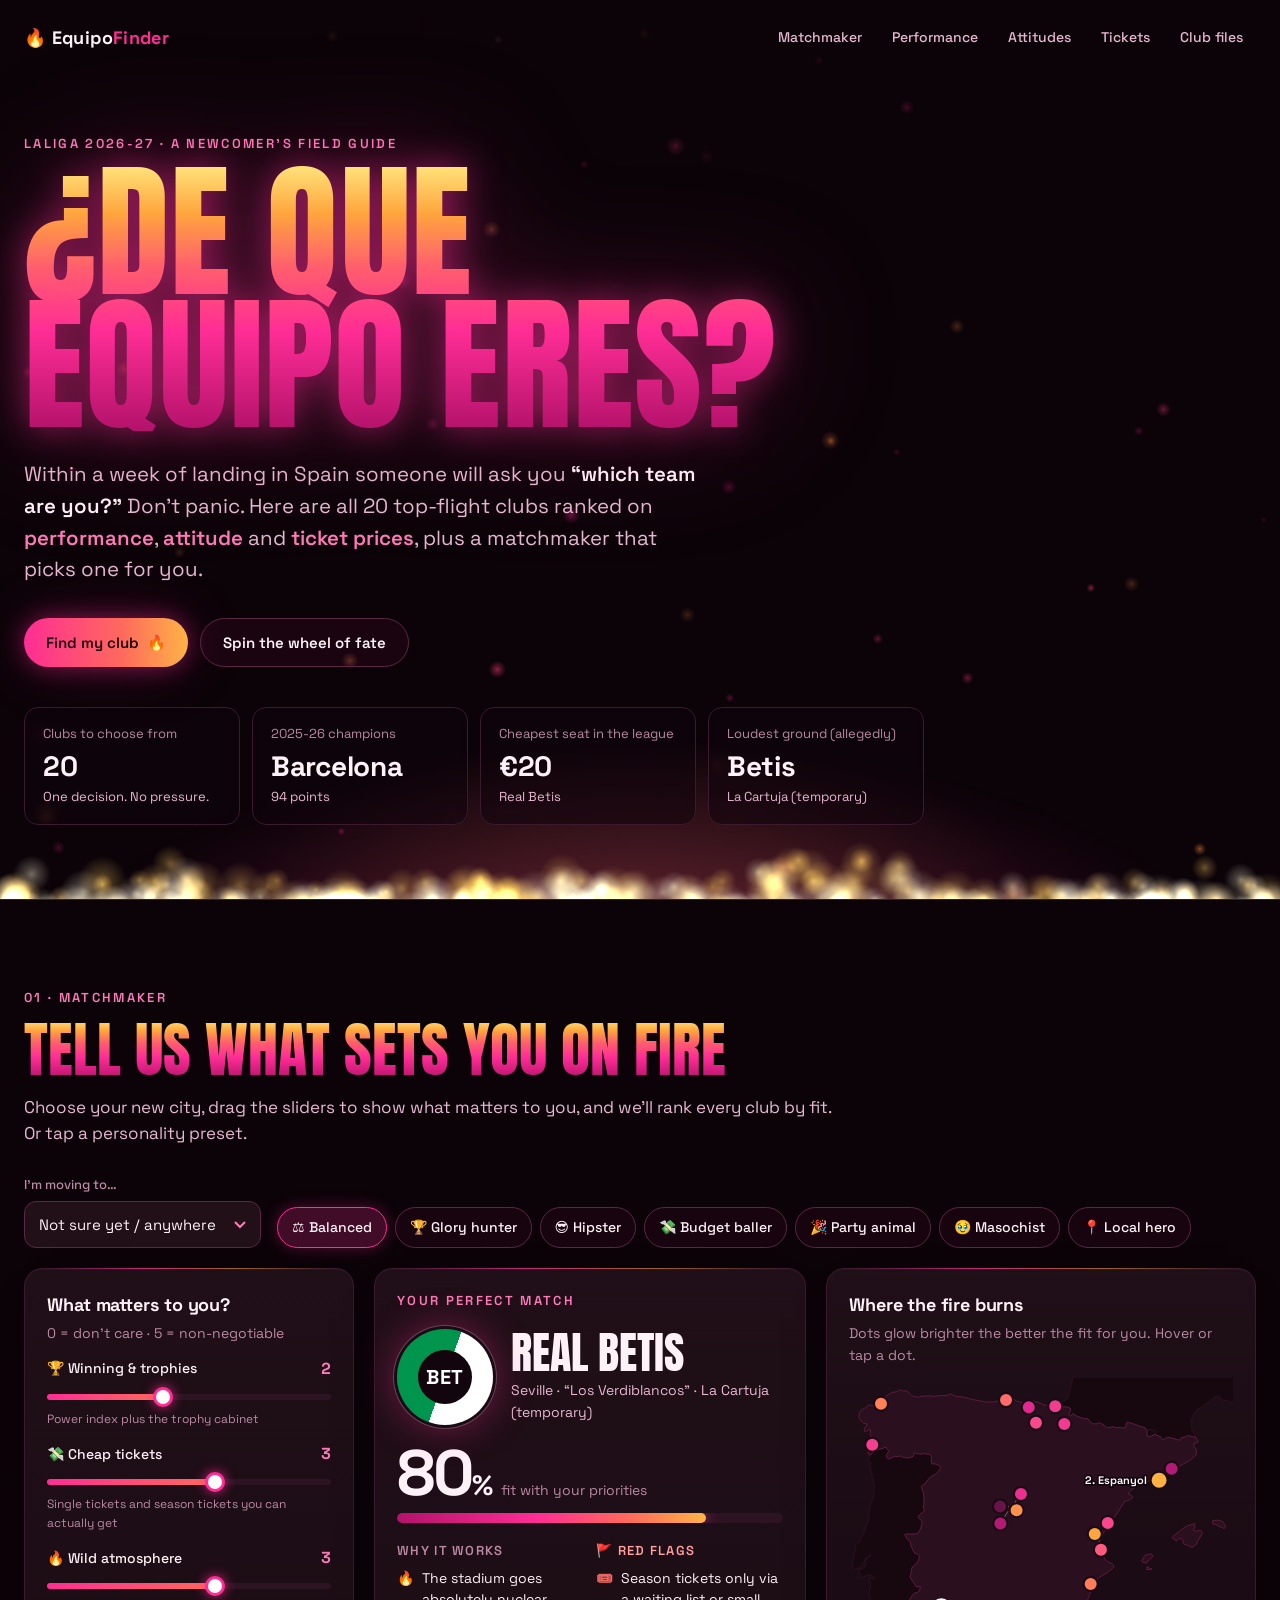
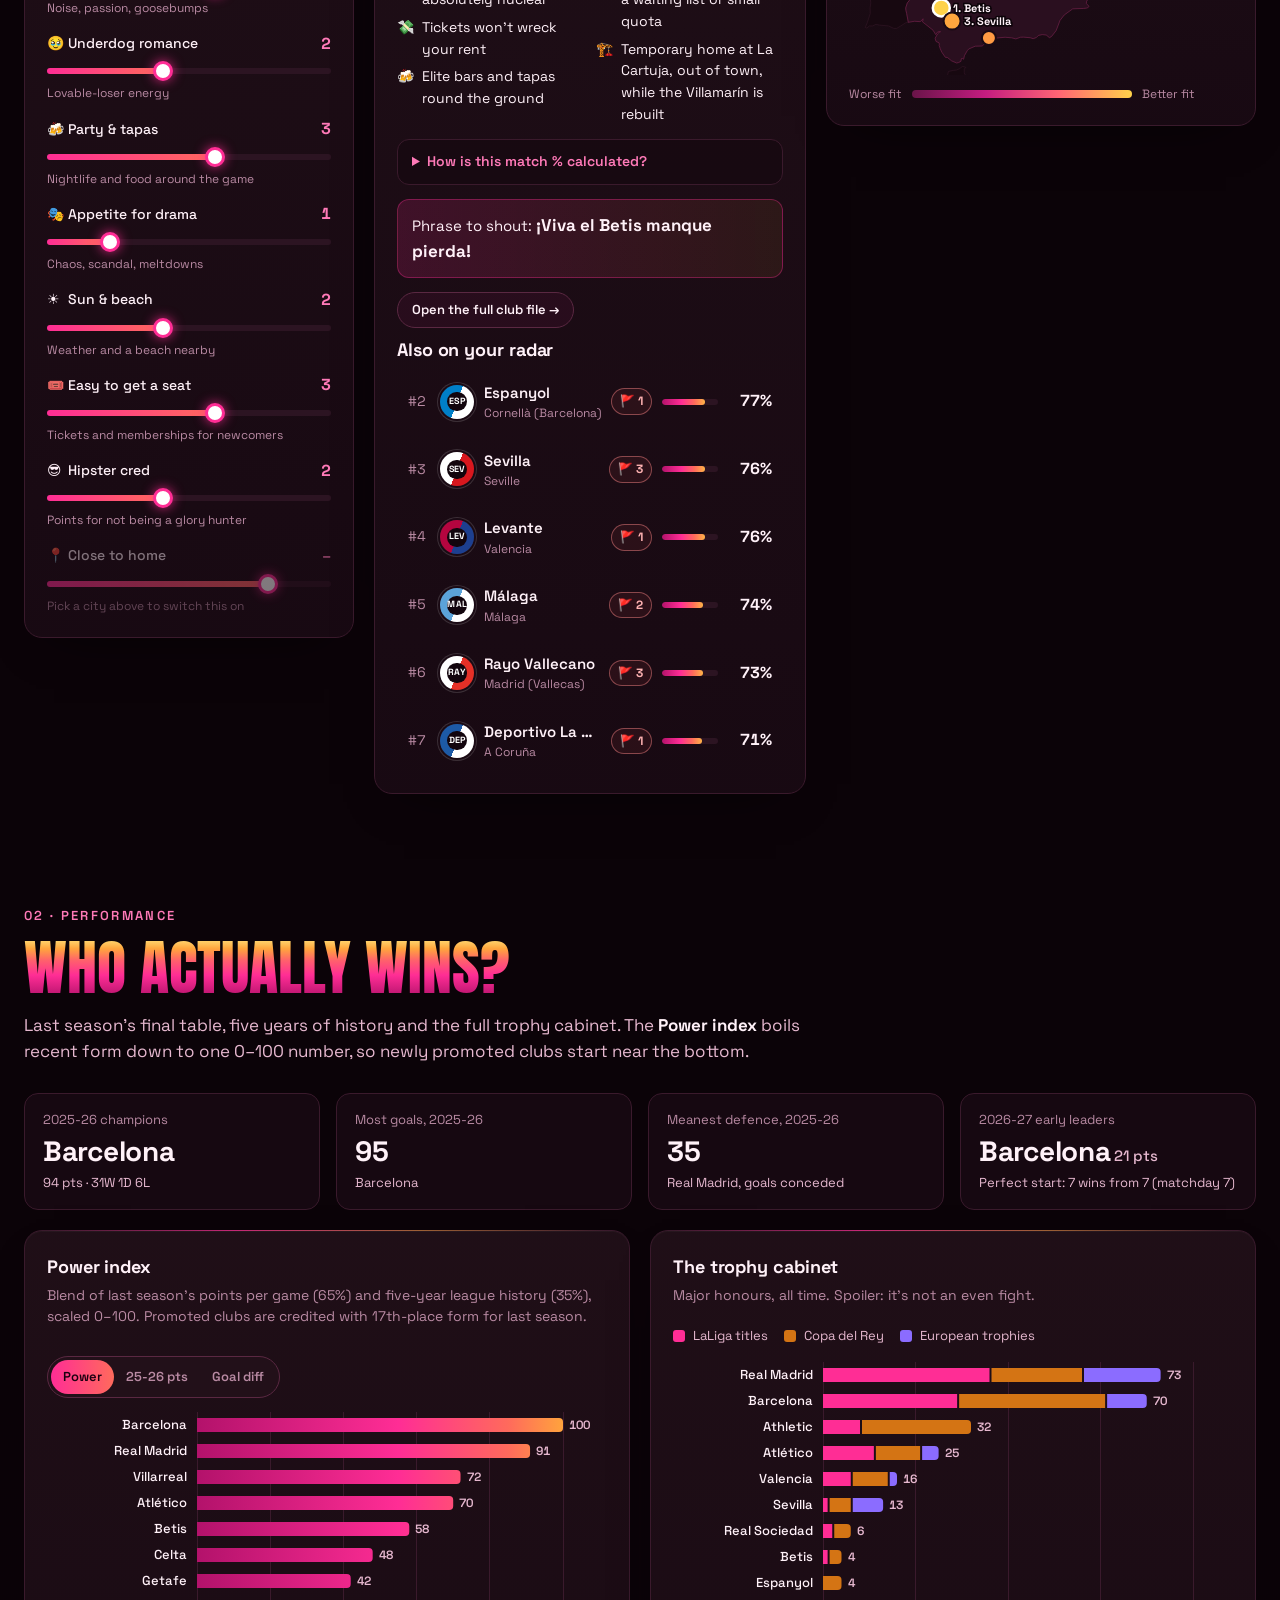
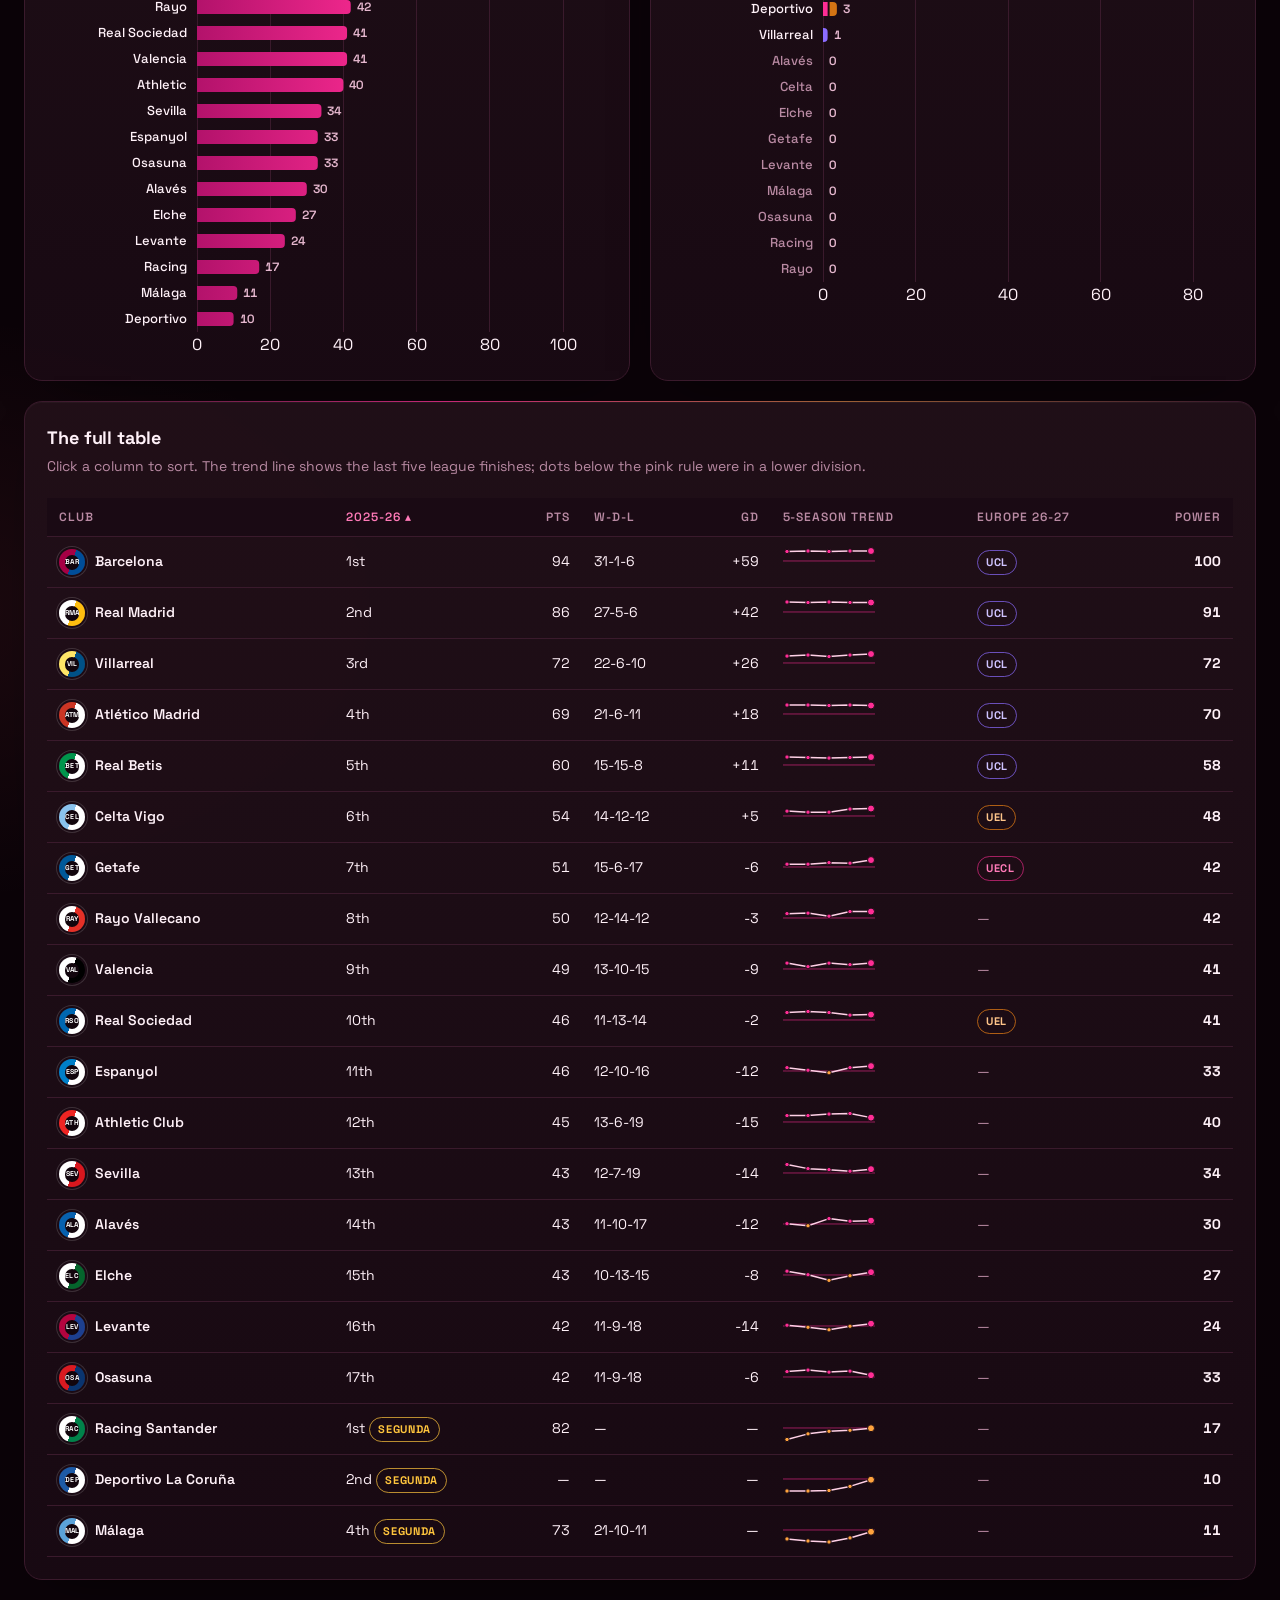
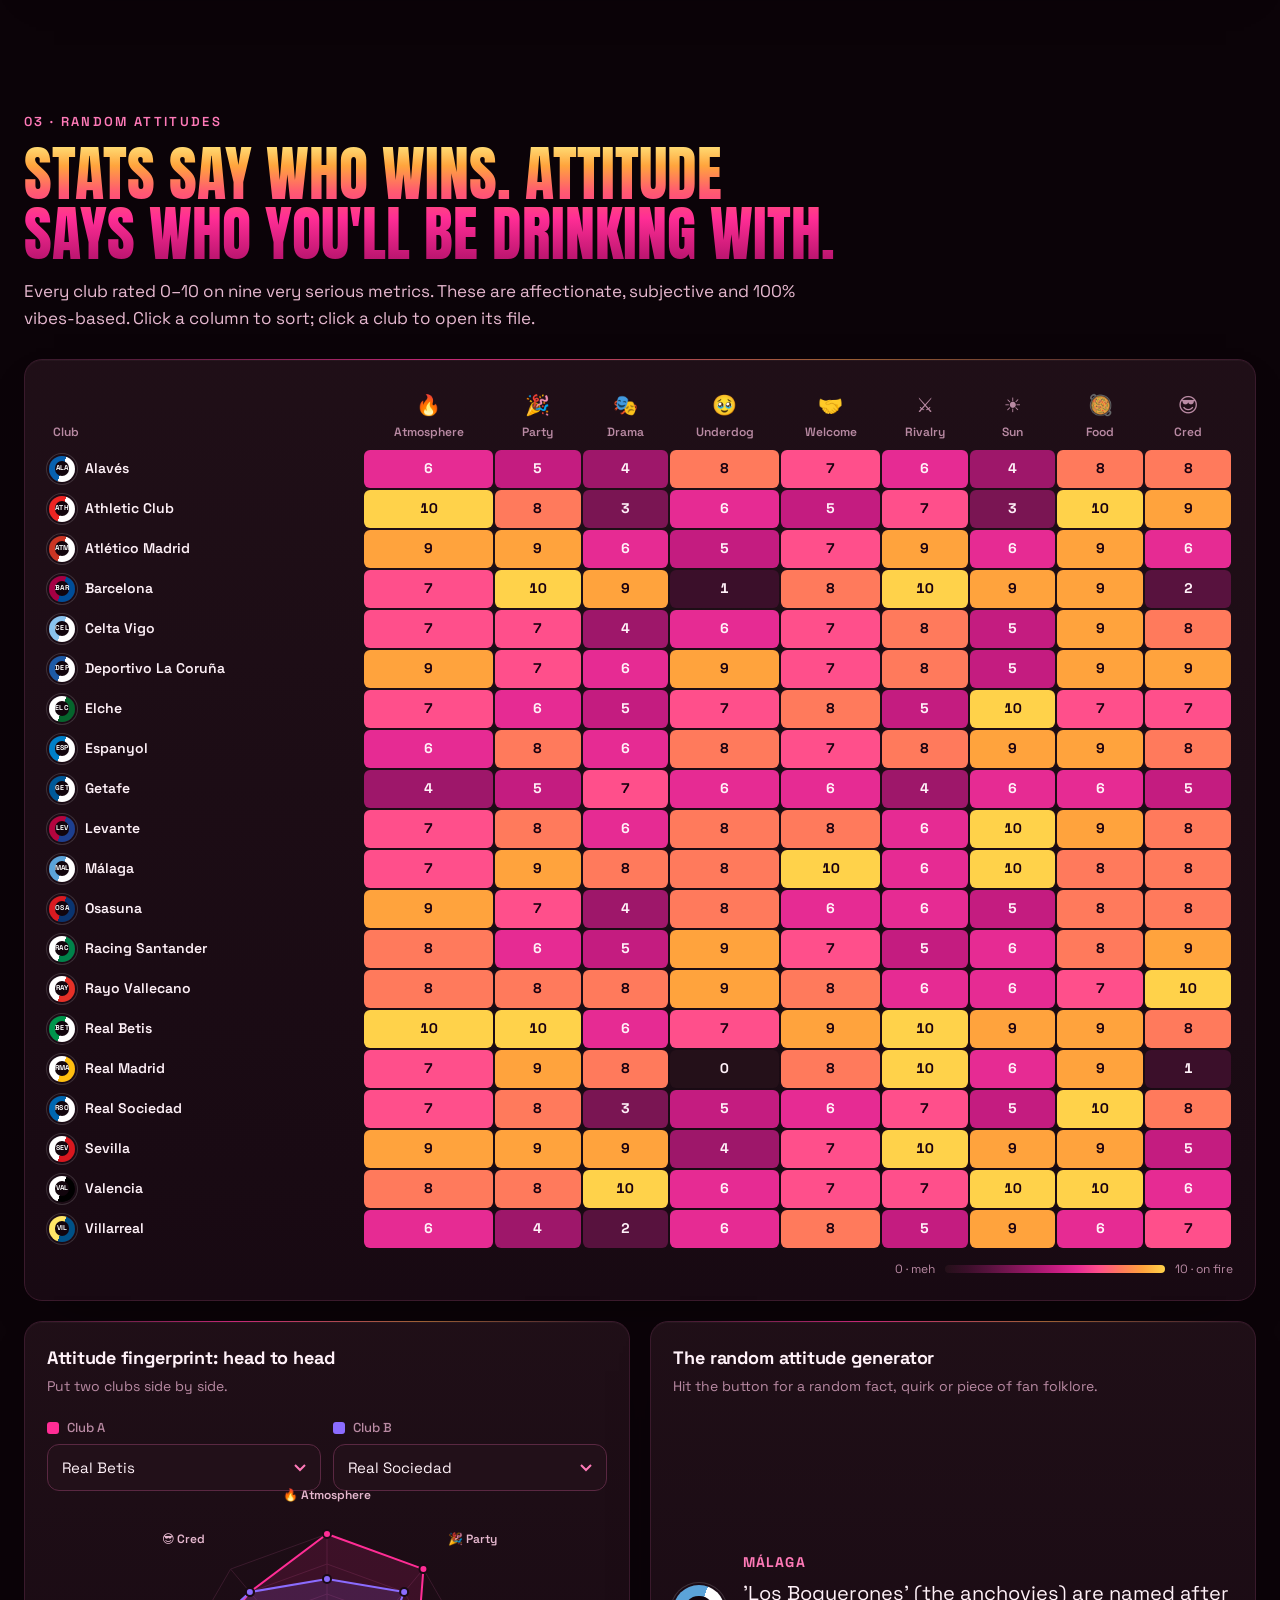
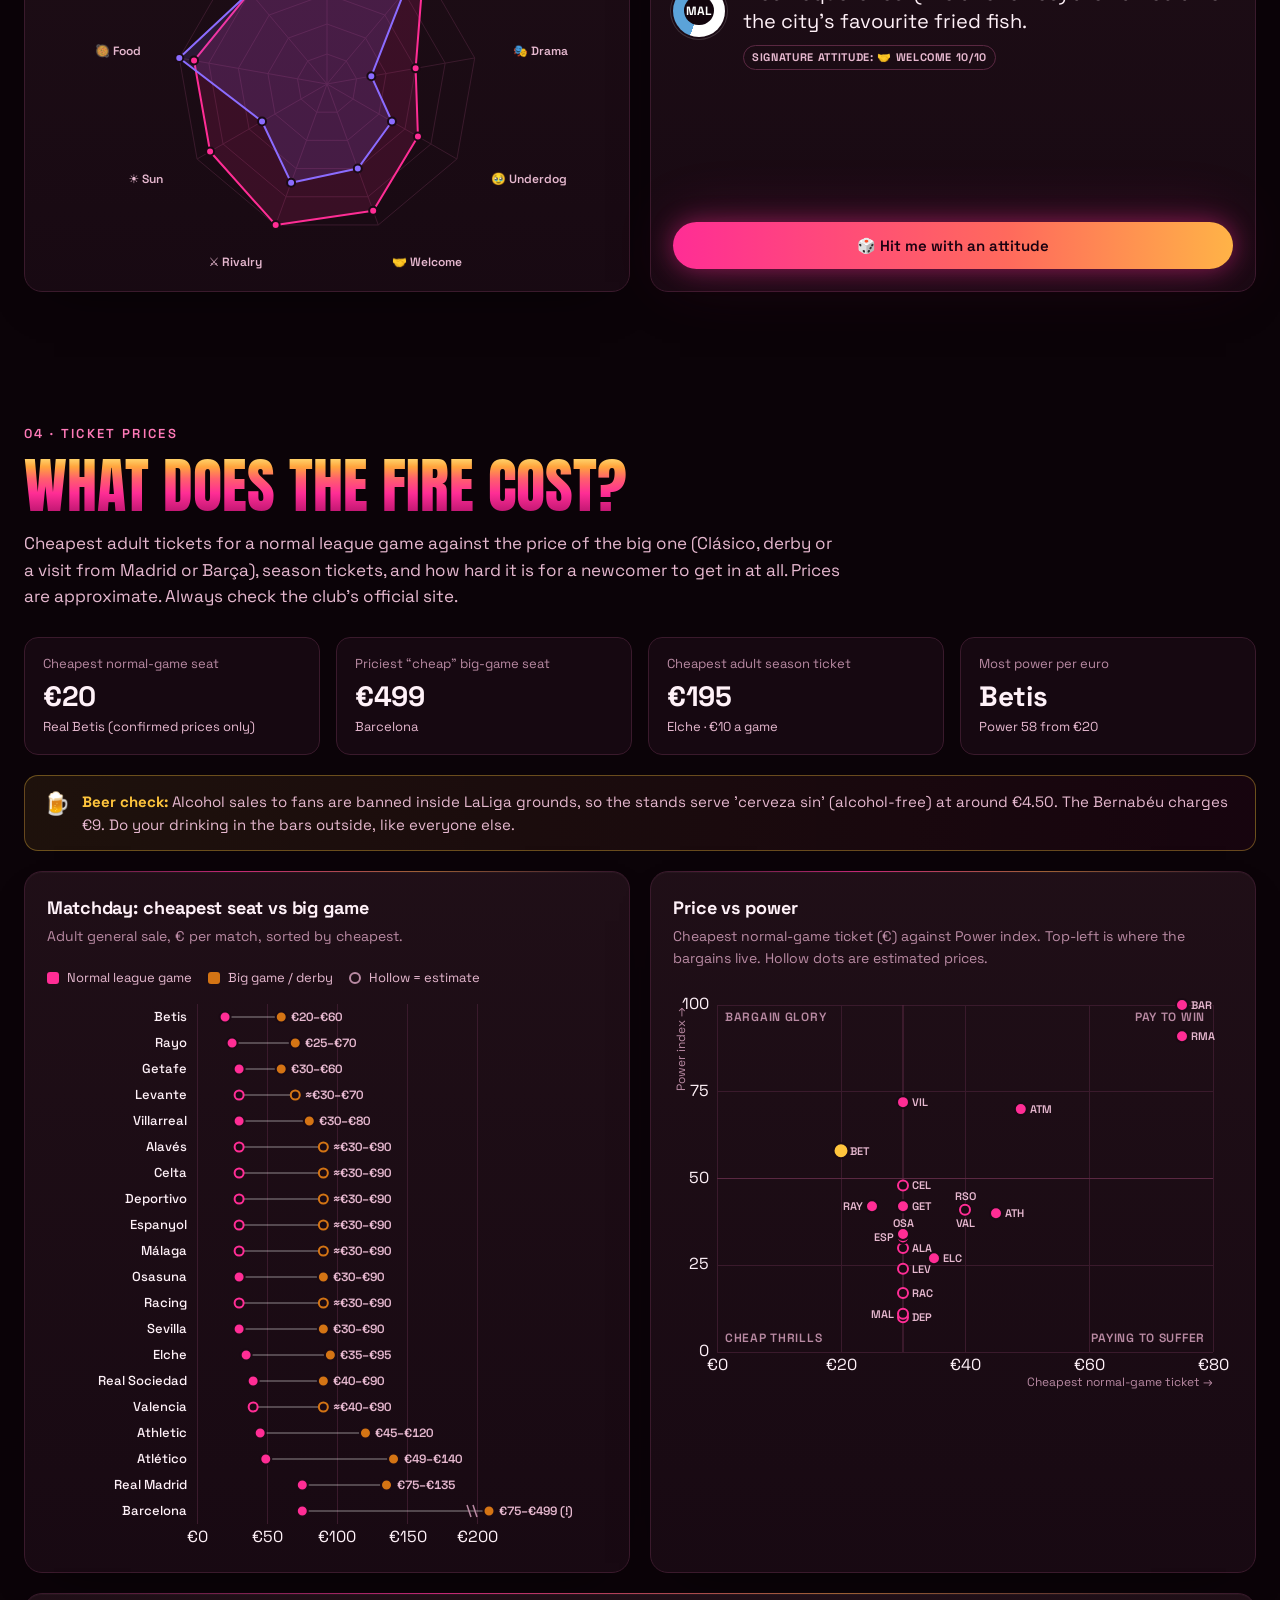
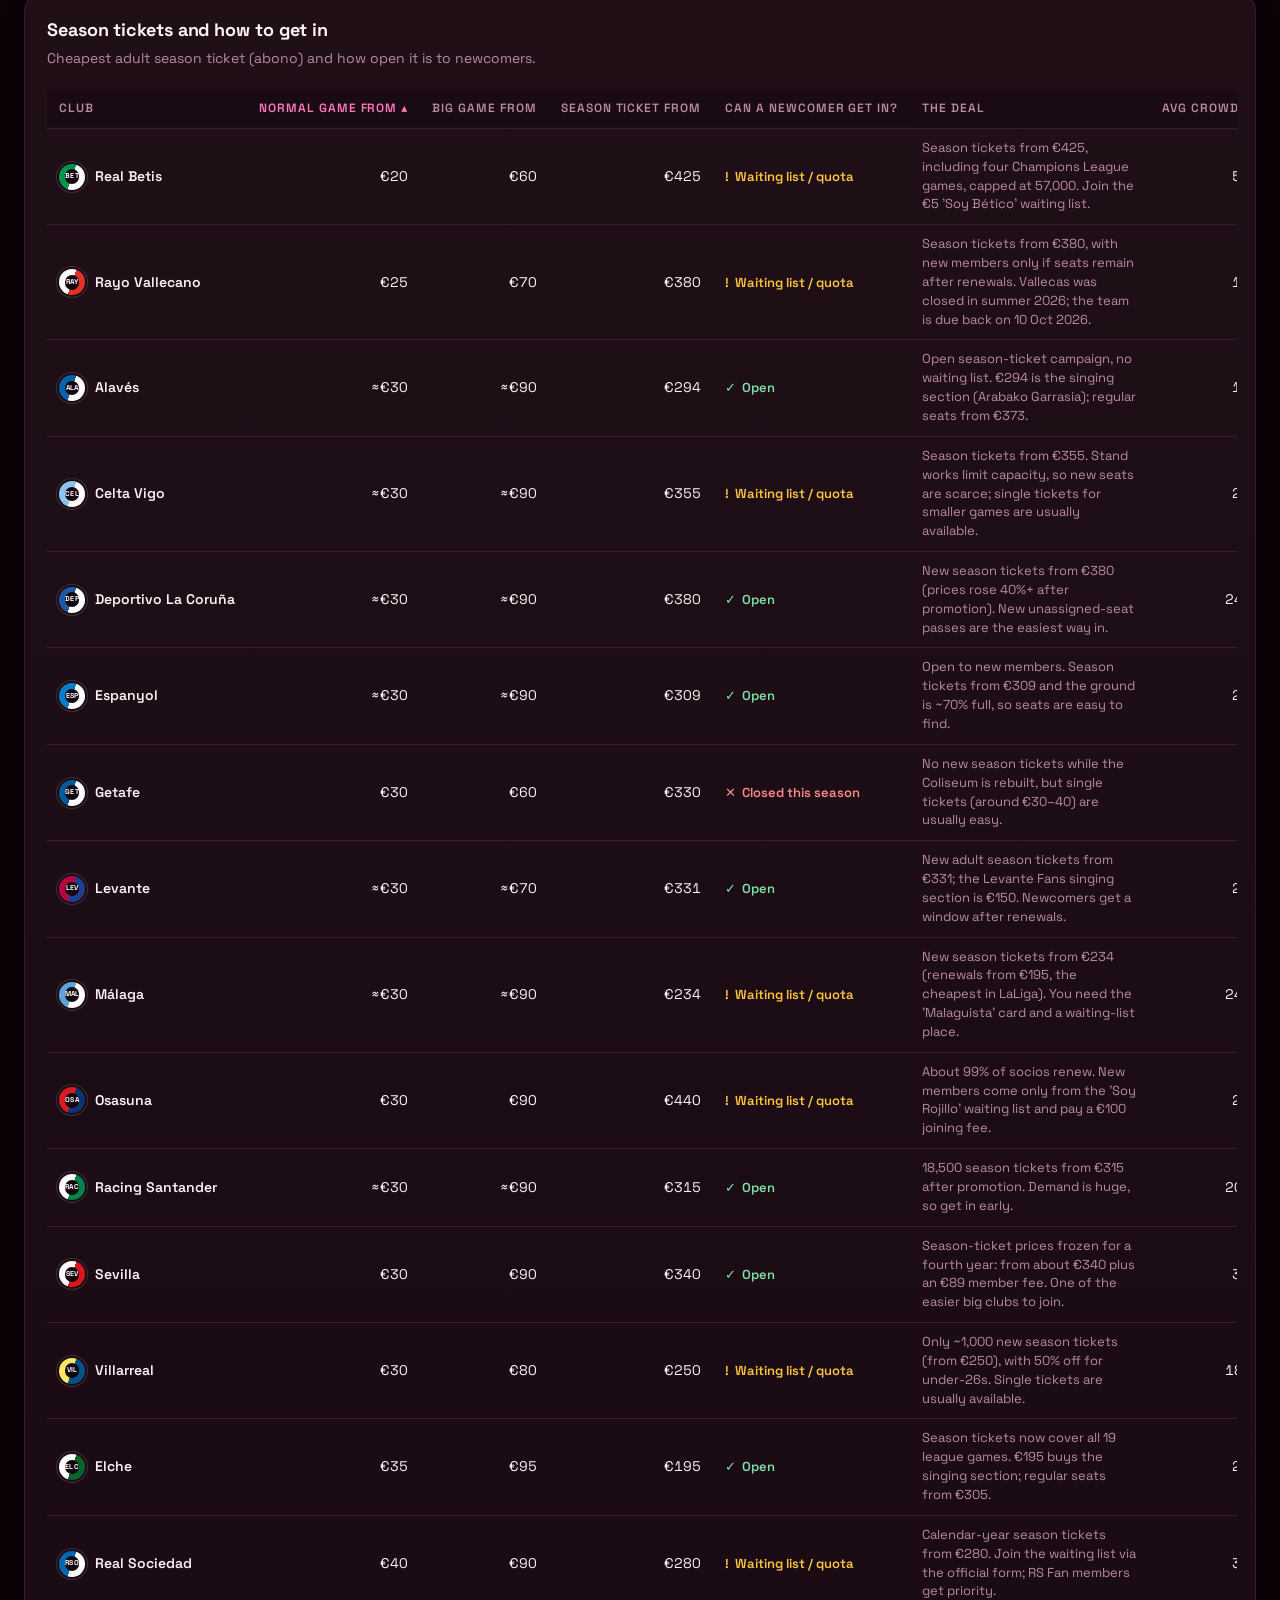
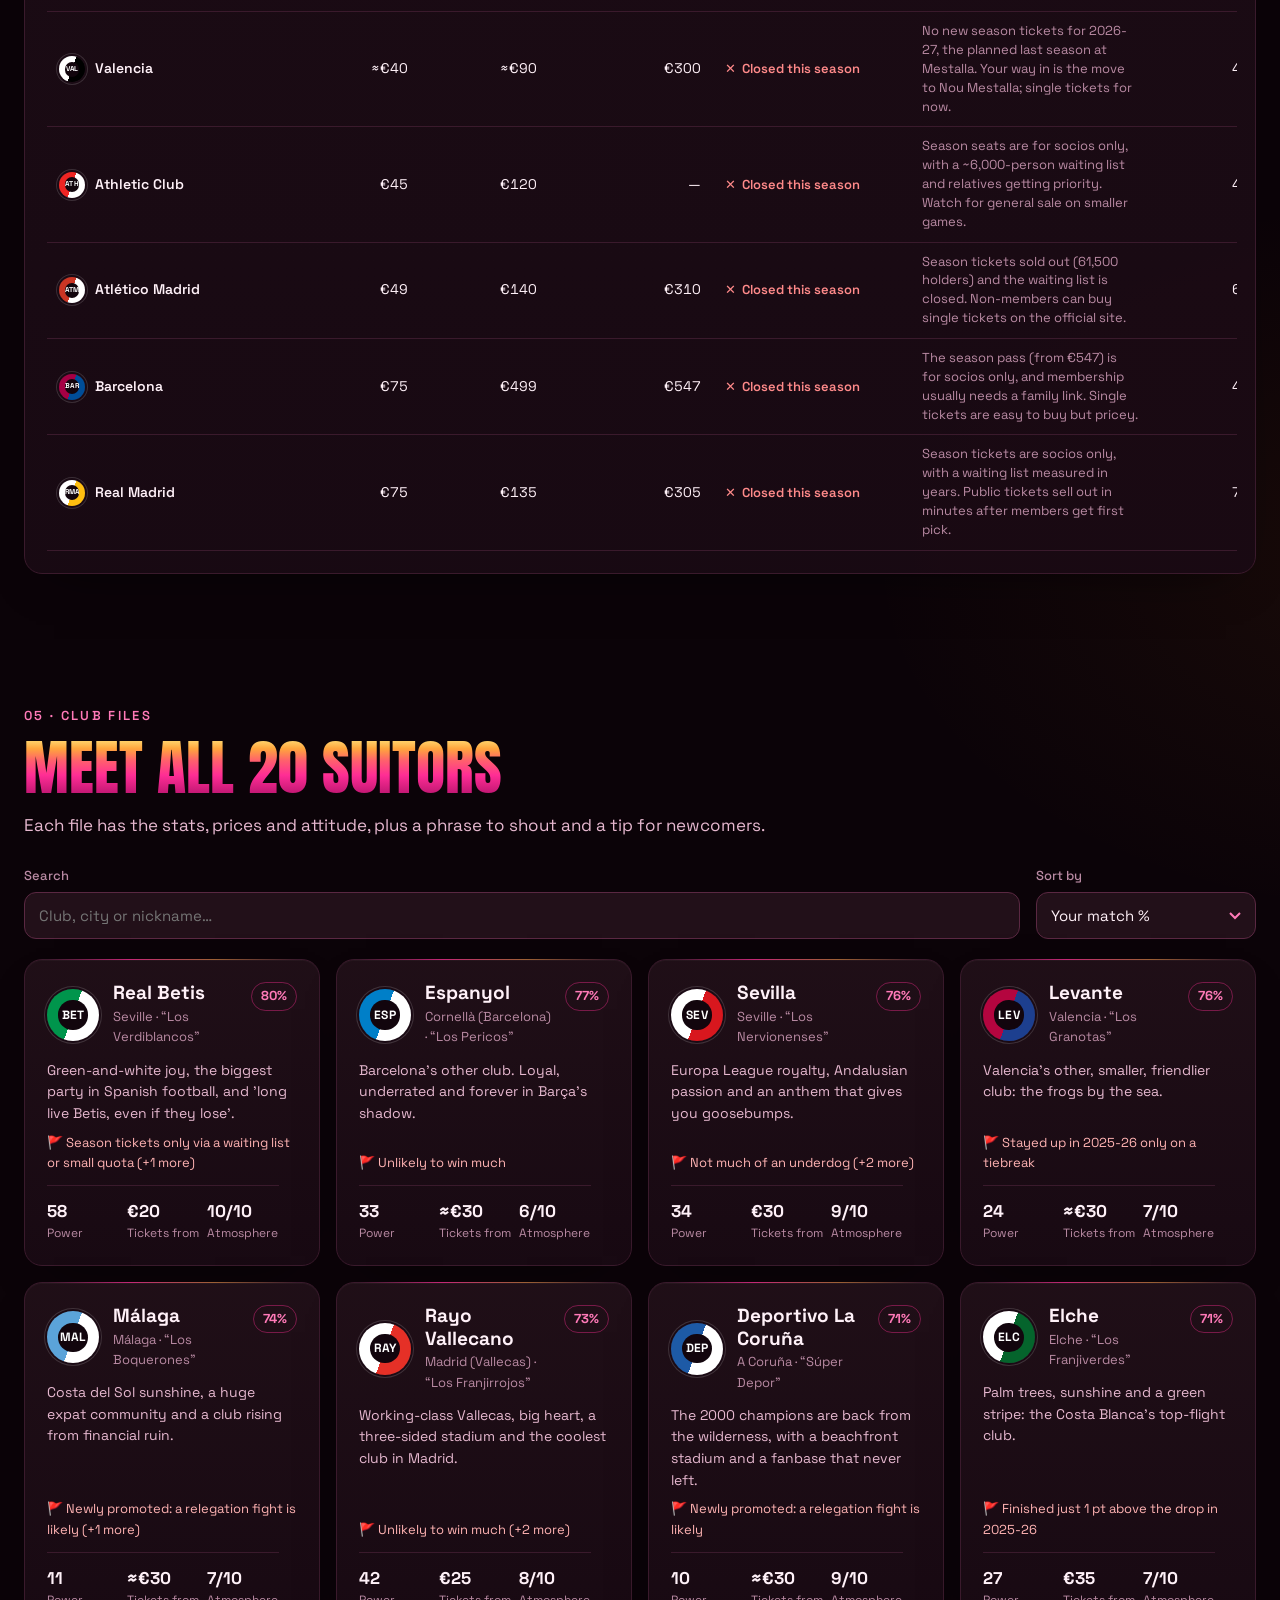
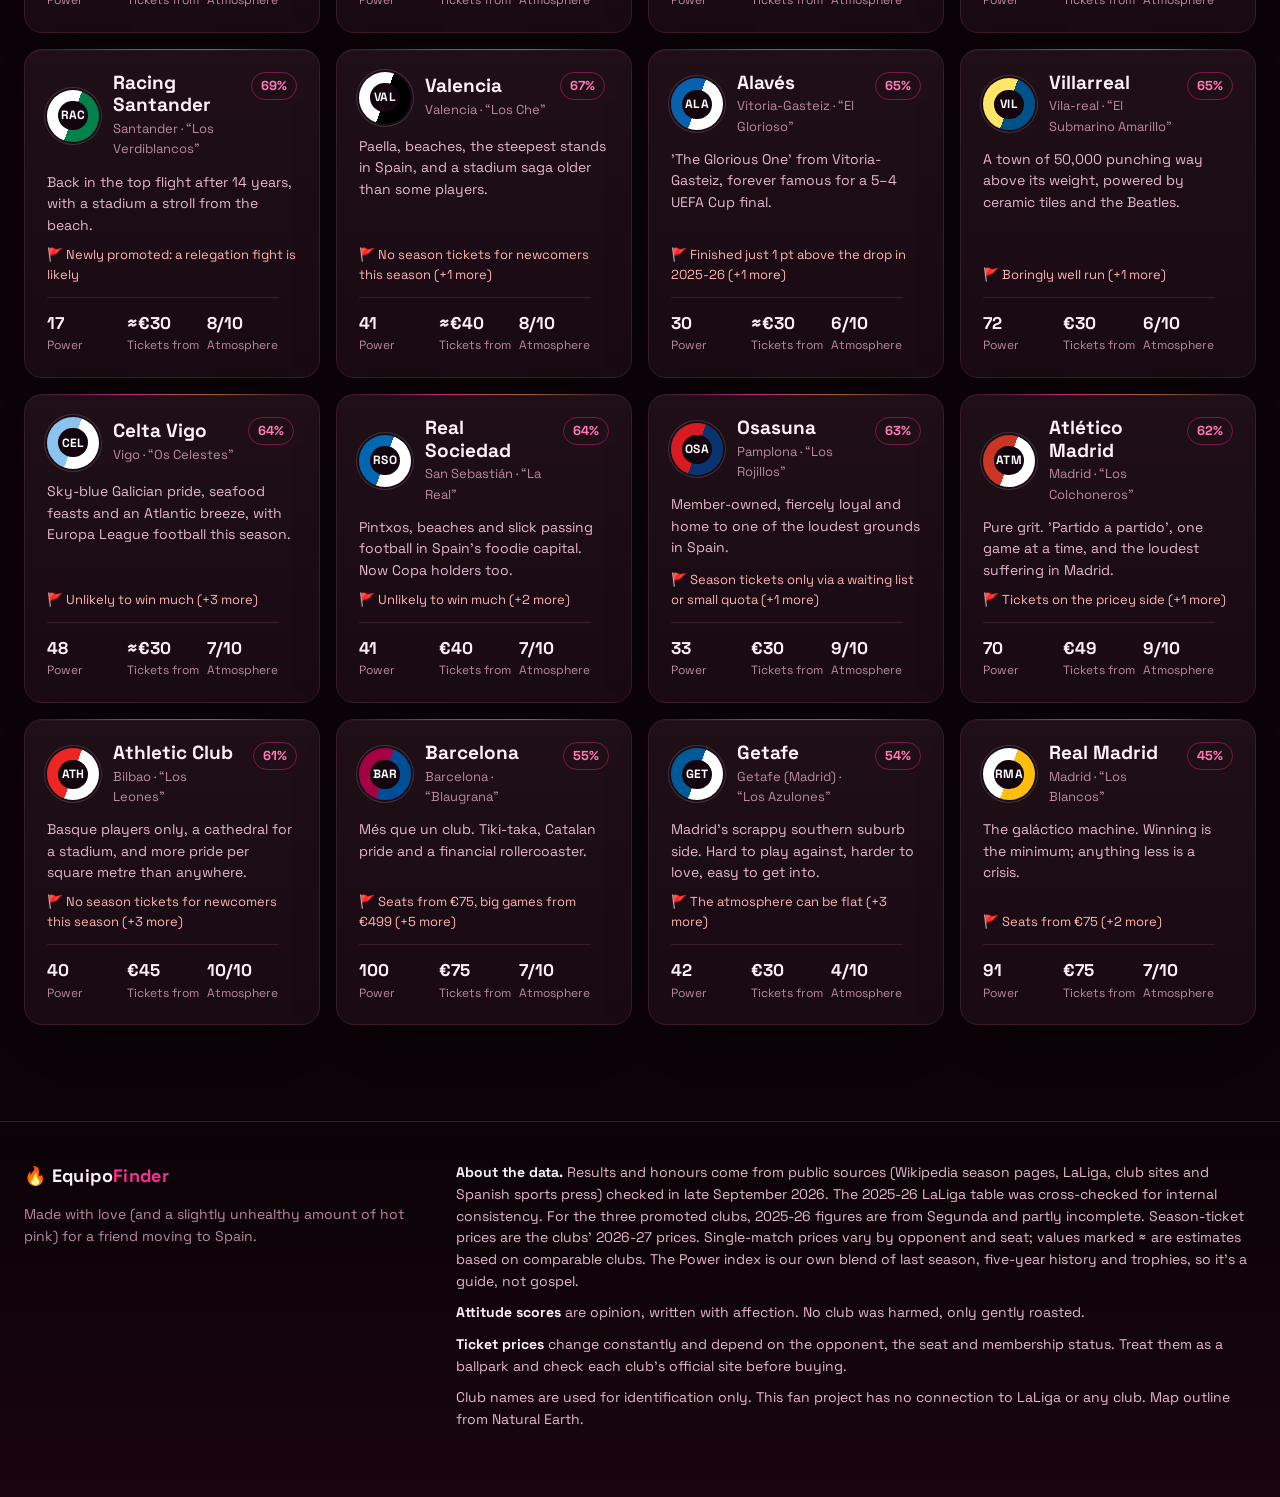
<file: index.html>
<!doctype html>
<html lang="en">
<head>
  <meta charset="utf-8">
  <meta name="viewport" content="width=device-width, initial-scale=1">
  <title>¿De Qué Equipo Eres? · Spanish Football Team Picker</title>
  <meta name="description" content="A hot-pink, flame-powered guide to picking your Spanish football team. Compare all 20 LaLiga 2026-27 clubs on performance, attitude and ticket prices, then let the matchmaker choose.">
  <meta name="theme-color" content="#0b0308">
  <meta property="og:title" content="¿De Qué Equipo Eres? · Spanish Football Team Picker">
  <meta property="og:description" content="Performance, random attitudes & ticket prices for all 20 LaLiga clubs, plus a matchmaker to pick yours.">
  <meta property="og:type" content="website">
  <link rel="icon" href="data:image/svg+xml,<svg xmlns='http://www.w3.org/2000/svg' viewBox='0 0 100 100'><text y='.9em' font-size='90'>🔥</text></svg>">
  <link rel="preconnect" href="https://fonts.googleapis.com">
  <link rel="preconnect" href="https://fonts.gstatic.com" crossorigin>
  <link href="https://fonts.googleapis.com/css2?family=Anton&family=Space+Grotesk:wght@400;500;600;700&display=swap" rel="stylesheet">
  <link rel="stylesheet" href="assets/css/style.css">
</head>
<body>
  <canvas id="embers" aria-hidden="true"></canvas>

  <header class="hero" id="top">
    <canvas id="flames" aria-hidden="true"></canvas>
    <nav class="topnav" aria-label="Sections">
      <a class="brand" href="#top"><span aria-hidden="true">🔥</span> Equipo<b>Finder</b></a>
      <div class="navlinks">
        <a href="#matchmaker">Matchmaker</a>
        <a href="#performance">Performance</a>
        <a href="#attitudes">Attitudes</a>
        <a href="#tickets">Tickets</a>
        <a href="#clubs">Club files</a>
      </div>
    </nav>
    <div class="hero-inner">
      <p class="kicker">LaLiga 2026-27 · a newcomer's field guide</p>
      <h1 class="flame-text">¿De qué<br>equipo eres?</h1>
      <p class="lede">Within a week of landing in Spain someone will ask you <em>“which team are you?”</em> Don't panic. Here are all 20 top-flight clubs ranked on <strong>performance</strong>, <strong>attitude</strong> and <strong>ticket prices</strong>, plus a matchmaker that picks one for you.</p>
      <div class="hero-cta">
        <a href="#matchmaker" class="btn btn-fire">Find my club <span aria-hidden="true">🔥</span></a>
        <button type="button" class="btn btn-ghost" data-spin>Spin the wheel of fate</button>
      </div>
      <div class="hero-stats" id="heroStats"></div>
    </div>
  </header>

  <main>
    <!-- ============ MATCHMAKER ============ -->
    <section id="matchmaker" class="section">
      <div class="section-head">
        <p class="eyebrow">01 · Matchmaker</p>
        <h2>Tell us what sets you on fire</h2>
        <p class="section-lede">Choose your new city, drag the sliders to show what matters to you, and we'll rank every club by fit. Or tap a personality preset.</p>
      </div>

      <div class="filter-row">
        <label class="field">
          <span class="field-label">I'm moving to…</span>
          <select id="citySelect"></select>
        </label>
        <div class="presets" role="group" aria-label="Personality presets" id="presets"></div>
      </div>

      <div class="mm-grid">
        <div class="card sliders-card">
          <h3 class="card-title">What matters to you?</h3>
          <p class="card-sub">0 = don't care · 5 = non-negotiable</p>
          <div id="sliders" class="sliders"></div>
        </div>

        <div class="card result-card" aria-live="polite">
          <div id="topMatch"></div>
          <h3 class="card-title runners-title">Also on your radar</h3>
          <ol id="runnersUp" class="runners"></ol>
        </div>

        <div class="card map-card">
          <h3 class="card-title">Where the fire burns</h3>
          <p class="card-sub">Dots glow brighter the better the fit for you. Hover or tap a dot.</p>
          <div id="map" class="map"></div>
          <div id="mapLegend" class="legend-ramp"></div>
        </div>
      </div>
    </section>

    <!-- ============ PERFORMANCE ============ -->
    <section id="performance" class="section">
      <div class="section-head">
        <p class="eyebrow">02 · Performance</p>
        <h2>Who actually wins?</h2>
        <p class="section-lede">Last season's final table, five years of history and the full trophy cabinet. The <strong>Power index</strong> boils recent form down to one 0–100 number, so newly promoted clubs start near the bottom.</p>
      </div>
      <div class="kpi-row" id="perfKpis"></div>

      <div class="grid-2">
        <div class="card">
          <div class="card-head">
            <div>
              <h3 class="card-title" id="perfChartTitle">Power index</h3>
              <p class="card-sub" id="perfChartSub"></p>
            </div>
            <div class="seg" role="tablist" aria-label="Metric" id="perfMetric"></div>
          </div>
          <div id="perfChart" class="chart"></div>
        </div>
        <div class="card">
          <div class="card-head">
            <div>
              <h3 class="card-title">The trophy cabinet</h3>
              <p class="card-sub">Major honours, all time. Spoiler: it's not an even fight.</p>
            </div>
          </div>
          <div id="trophyLegend" class="legend"></div>
          <div id="trophyChart" class="chart"></div>
        </div>
      </div>

      <div class="card table-card">
        <div class="card-head">
          <div>
            <h3 class="card-title">The full table</h3>
            <p class="card-sub">Click a column to sort. The trend line shows the last five league finishes; dots below the pink rule were in a lower division.</p>
          </div>
        </div>
        <div class="table-wrap"><table id="perfTable" class="data-table"></table></div>
      </div>
    </section>

    <!-- ============ ATTITUDES ============ -->
    <section id="attitudes" class="section">
      <div class="section-head">
        <p class="eyebrow">03 · Random attitudes</p>
        <h2>Stats say who wins. Attitude says who you'll be drinking with.</h2>
        <p class="section-lede">Every club rated 0–10 on nine very serious metrics. These are affectionate, subjective and 100% vibes-based. Click a column to sort; click a club to open its file.</p>
      </div>

      <div class="card table-card">
        <div class="table-wrap"><table id="heatmap" class="heatmap"></table></div>
        <div id="heatLegend" class="legend-ramp legend-ramp--wide"></div>
      </div>

      <div class="grid-2">
        <div class="card">
          <div class="card-head">
            <div>
              <h3 class="card-title">Attitude fingerprint: head to head</h3>
              <p class="card-sub">Put two clubs side by side.</p>
            </div>
          </div>
          <div class="compare-pickers">
            <label class="field"><span class="field-label"><i class="key key-1"></i>Club A</span><select id="cmpA"></select></label>
            <label class="field"><span class="field-label"><i class="key key-3"></i>Club B</span><select id="cmpB"></select></label>
          </div>
          <div id="radar" class="chart radar"></div>
        </div>
        <div class="card random-card">
          <h3 class="card-title">The random attitude generator</h3>
          <p class="card-sub">Hit the button for a random fact, quirk or piece of fan folklore.</p>
          <div id="randomAttitude" class="random-out" aria-live="polite"></div>
          <button type="button" class="btn btn-fire" id="randomBtn">🎲 Hit me with an attitude</button>
        </div>
      </div>
    </section>

    <!-- ============ TICKETS ============ -->
    <section id="tickets" class="section">
      <div class="section-head">
        <p class="eyebrow">04 · Ticket prices</p>
        <h2>What does the fire cost?</h2>
        <p class="section-lede">Cheapest adult tickets for a normal league game against the price of the big one (Clásico, derby or a visit from Madrid or Barça), season tickets, and how hard it is for a newcomer to get in at all. Prices are approximate. Always check the club's official site.</p>
      </div>
      <div class="kpi-row" id="ticketKpis"></div>
      <p class="callout"><span aria-hidden="true">🍺</span> <span><strong>Beer check:</strong> <span id="beerNote"></span> Do your drinking in the bars outside, like everyone else.</span></p>

      <div class="grid-2">
        <div class="card">
          <div class="card-head">
            <div>
              <h3 class="card-title">Matchday: cheapest seat vs big game</h3>
              <p class="card-sub">Adult general sale, € per match, sorted by cheapest.</p>
            </div>
          </div>
          <div class="legend"><span><i class="key key-1"></i>Normal league game</span><span><i class="key key-2"></i>Big game / derby</span><span><i class="key key-hollow"></i>Hollow = estimate</span></div>
          <div id="dumbbell" class="chart"></div>
        </div>
        <div class="card">
          <div class="card-head">
            <div>
              <h3 class="card-title">Price vs power</h3>
              <p class="card-sub">Cheapest normal-game ticket (€) against Power index. Top-left is where the bargains live. Hollow dots are estimated prices.</p>
            </div>
          </div>
          <div id="scatter" class="chart"></div>
        </div>
      </div>

      <div class="card table-card">
        <div class="card-head">
          <div>
            <h3 class="card-title">Season tickets and how to get in</h3>
            <p class="card-sub">Cheapest adult season ticket (abono) and how open it is to newcomers.</p>
          </div>
        </div>
        <div class="table-wrap"><table id="ticketTable" class="data-table"></table></div>
      </div>
    </section>

    <!-- ============ CLUB FILES ============ -->
    <section id="clubs" class="section">
      <div class="section-head">
        <p class="eyebrow">05 · Club files</p>
        <h2>Meet all 20 suitors</h2>
        <p class="section-lede">Each file has the stats, prices and attitude, plus a phrase to shout and a tip for newcomers.</p>
      </div>
      <div class="filter-row">
        <label class="field grow">
          <span class="field-label">Search</span>
          <input id="clubSearch" type="search" placeholder="Club, city or nickname…" autocomplete="off">
        </label>
        <label class="field">
          <span class="field-label">Sort by</span>
          <select id="clubSort">
            <option value="match">Your match %</option>
            <option value="power">Power index</option>
            <option value="price">Cheapest ticket</option>
            <option value="atmosphere">Atmosphere</option>
            <option value="name">Name A–Z</option>
          </select>
        </label>
      </div>
      <div id="clubGrid" class="club-grid"></div>
    </section>
  </main>

  <footer class="footer">
    <div class="footer-inner">
      <div>
        <p class="brand"><span aria-hidden="true">🔥</span> Equipo<b>Finder</b></p>
        <p class="muted">Made with love (and a slightly unhealthy amount of hot pink) for a friend moving to Spain.</p>
      </div>
      <div class="footer-notes">
        <p><strong>About the data.</strong> <span id="dataNote"></span></p>
        <p><strong>Attitude scores</strong> are opinion, written with affection. No club was harmed, only gently roasted.</p>
        <p><strong>Ticket prices</strong> change constantly and depend on the opponent, the seat and membership status. Treat them as a ballpark and check each club's official site before buying.</p>
        <p class="muted">Club names are used for identification only. This fan project has no connection to LaLiga or any club. Map outline from Natural Earth.</p>
      </div>
    </div>
  </footer>

  <div id="tooltip" class="tooltip" role="tooltip" hidden></div>

  <dialog id="clubModal" class="modal" aria-labelledby="modalTitle">
    <div class="modal-body" id="modalBody"></div>
  </dialog>

  <div id="spinOverlay" class="spin-overlay" hidden>
    <div class="spin-box" role="dialog" aria-modal="true" aria-label="Wheel of fate">
      <p class="eyebrow">The wheel of fate says…</p>
      <div id="spinReel" class="spin-reel"></div>
      <div id="spinResult" class="spin-result"></div>
      <div class="spin-actions">
        <button type="button" class="btn btn-ghost" id="spinAgain">Spin again</button>
        <button type="button" class="btn btn-fire" id="spinOpen">Open club file</button>
        <button type="button" class="btn btn-ghost" id="spinClose">Close</button>
      </div>
    </div>
  </div>

  <script src="assets/js/spain-map.js"></script>
  <script src="assets/js/data.js"></script>
  <script src="assets/js/app.js"></script>
</body>
</html>
</file>
<file: assets/css/style.css>
/* =========================================================
   ¿De qué equipo eres? — hot pink flame theme
   ========================================================= */
:root {
  --bg: #0b0308;
  --bg-2: #12050d;
  --surface: #1a0a14;
  --surface-2: #221019;
  --surface-3: #2c1422;
  --line: #3a1a2c;
  --line-strong: #5a2842;

  --ink: #fff1f8;
  --ink-2: #e6b8cf;
  --ink-3: #b98aa3;

  --pink: #ff2d95;
  --pink-hot: #ff1f8f;
  --pink-soft: #ff7ab8;
  --pink-deep: #b3126b;
  --ember: #d47414;
  --gold: #ffc53d;
  --violet: #8b6cff;

  /* validated categorical slots (dark surface #1a0a14) */
  --c1: #ff2d95;
  --c2: #d47414;
  --c3: #8b6cff;

  --flame: linear-gradient(0deg, #b3126b 0%, #ff2d95 38%, #ff5f6d 62%, #ffa53d 82%, #ffe27a 100%);
  --flame-x: linear-gradient(90deg, #b3126b 0%, #ff2d95 45%, #ff6a5c 75%, #ffb347 100%);
  --glow: 0 0 24px rgba(255, 45, 149, .45), 0 0 64px rgba(255, 45, 149, .18);

  --radius: 18px;
  --radius-sm: 10px;
  --maxw: 1320px;
  --font-ui: "Space Grotesk", system-ui, -apple-system, "Segoe UI", Roboto, sans-serif;
  --font-display: "Anton", "Impact", "Arial Narrow Bold", sans-serif;
  color-scheme: dark;
}

*, *::before, *::after { box-sizing: border-box; }
html { scroll-behavior: smooth; scroll-padding-top: 72px; }
body {
  margin: 0;
  background:
    radial-gradient(1200px 600px at 85% -10%, rgba(255, 45, 149, .16), transparent 60%),
    radial-gradient(900px 500px at -10% 30%, rgba(255, 95, 109, .08), transparent 60%),
    radial-gradient(900px 600px at 110% 80%, rgba(212, 116, 20, .07), transparent 60%),
    var(--bg);
  color: var(--ink);
  font-family: var(--font-ui);
  font-size: 16px;
  line-height: 1.55;
  -webkit-font-smoothing: antialiased;
  overflow-x: hidden;
}
a { color: var(--pink-soft); }
a:hover { color: var(--ink); }
img, svg, canvas { display: block; }
button, input, select { font: inherit; color: inherit; }
:focus-visible { outline: 2px solid var(--gold); outline-offset: 2px; border-radius: 6px; }
.muted { color: var(--ink-3); }
.sr-only { position: absolute; width: 1px; height: 1px; overflow: hidden; clip: rect(0 0 0 0); white-space: nowrap; }

#embers {
  position: fixed; inset: 0; width: 100%; height: 100%;
  pointer-events: none; z-index: 0; opacity: .8;
}
header, main, footer { position: relative; z-index: 1; }

/* ---------- Hero ---------- */
.hero {
  min-height: min(100vh, 900px);
  display: flex; flex-direction: column;
  overflow: hidden;
  border-bottom: 1px solid var(--line);
  background:
    radial-gradient(900px 420px at 50% 115%, rgba(255, 45, 149, .35), transparent 70%),
    radial-gradient(600px 300px at 50% 105%, rgba(255, 165, 61, .18), transparent 70%);
}
#flames {
  position: absolute; left: 0; right: 0; bottom: 0;
  width: 100%; height: 62%;
  pointer-events: none; z-index: 0;
}
.topnav {
  position: sticky; top: 0; z-index: 5;
  display: flex; align-items: center; justify-content: space-between; gap: 16px;
  max-width: var(--maxw); width: 100%; margin: 0 auto;
  padding: 18px 24px;
}
.brand { font-weight: 700; letter-spacing: .02em; text-decoration: none; color: var(--ink); font-size: 18px; margin: 0; }
.brand b { color: var(--pink); }
.navlinks { display: flex; gap: 4px; flex-wrap: wrap; }
.navlinks a {
  text-decoration: none; color: var(--ink-2); font-size: 14px; font-weight: 500;
  padding: 8px 12px; border-radius: 999px; border: 1px solid transparent;
}
.navlinks a:hover { color: var(--ink); border-color: var(--line-strong); background: rgba(255, 45, 149, .08); }

.hero-inner {
  position: relative; z-index: 1;
  max-width: var(--maxw); width: 100%; margin: 0 auto;
  padding: 56px 24px 72px;
  flex: 1; display: flex; flex-direction: column; justify-content: center;
}
.kicker, .eyebrow {
  text-transform: uppercase; letter-spacing: .18em; font-size: 13px; font-weight: 600;
  color: var(--pink-soft); margin: 0 0 12px;
}
.flame-text {
  font-family: var(--font-display);
  font-weight: 400;
  font-size: clamp(56px, 11.5vw, 164px);
  line-height: .9;
  letter-spacing: .005em;
  text-transform: uppercase;
  margin: 0 0 28px;
  background: var(--flame);
  -webkit-background-clip: text; background-clip: text;
  color: transparent;
  filter: drop-shadow(0 0 18px rgba(255, 45, 149, .55)) drop-shadow(0 0 60px rgba(255, 45, 149, .25));
  animation: flicker 4s ease-in-out infinite;
}
@keyframes flicker {
  0%, 100% { filter: drop-shadow(0 0 18px rgba(255, 45, 149, .55)) drop-shadow(0 0 60px rgba(255, 45, 149, .25)); }
  45% { filter: drop-shadow(0 0 26px rgba(255, 45, 149, .75)) drop-shadow(0 0 80px rgba(255, 95, 109, .35)); }
  55% { filter: drop-shadow(0 0 14px rgba(255, 45, 149, .45)) drop-shadow(0 0 50px rgba(255, 45, 149, .2)); }
}
.lede { font-size: clamp(17px, 1.6vw, 21px); color: var(--ink-2); max-width: 680px; margin: 0 0 32px; }
.lede em { color: var(--ink); font-style: normal; font-weight: 600; }
.lede strong { color: var(--pink-soft); font-weight: 600; }
.hero-cta { display: flex; gap: 12px; flex-wrap: wrap; margin-bottom: 40px; }
.hero-stats { display: grid; grid-template-columns: repeat(4, minmax(0, 1fr)); gap: 12px; max-width: 900px; }

/* ---------- Buttons ---------- */
.btn {
  display: inline-flex; align-items: center; justify-content: center; gap: 8px;
  padding: 12px 22px; border-radius: 999px; border: 1px solid var(--line-strong);
  font-weight: 600; font-size: 15px; text-decoration: none; cursor: pointer;
  transition: transform .15s ease, box-shadow .2s ease, background .2s ease;
  background: transparent; color: var(--ink);
}
.btn:hover { transform: translateY(-1px); }
.btn-fire {
  border: 0; color: #1a0010;
  background: linear-gradient(90deg, #ff2d95, #ff6a5c 60%, #ffb347);
  box-shadow: var(--glow);
}
.btn-fire:hover { color: #1a0010; box-shadow: 0 0 32px rgba(255, 45, 149, .7), 0 0 90px rgba(255, 95, 109, .3); }
.btn-ghost { background: rgba(255, 45, 149, .06); }
.btn-ghost:hover { background: rgba(255, 45, 149, .14); border-color: var(--pink); color: var(--ink); }
.btn-sm { padding: 7px 14px; font-size: 13px; }

/* ---------- Sections ---------- */
.section { max-width: var(--maxw); margin: 0 auto; padding: 88px 24px 24px; }
.section-head { max-width: 820px; margin-bottom: 28px; }
.section-head h2 {
  font-family: var(--font-display); font-weight: 400; text-transform: uppercase;
  font-size: clamp(36px, 5vw, 60px); line-height: 1; margin: 0 0 14px;
  background: var(--flame); -webkit-background-clip: text; background-clip: text; color: transparent;
}
.section-lede { color: var(--ink-2); margin: 0; font-size: 17px; }
.section-lede strong { color: var(--ink); }

.card {
  position: relative;
  background: linear-gradient(180deg, rgba(34, 16, 25, .92), rgba(26, 10, 20, .92));
  border: 1px solid var(--line);
  border-radius: var(--radius);
  padding: 22px;
  min-width: 0;
  box-shadow: 0 1px 0 rgba(255, 255, 255, .03) inset, 0 20px 50px -30px rgba(0, 0, 0, .8);
}
.card::before {
  content: ""; position: absolute; left: 22px; right: 22px; top: -1px; height: 1px;
  background: linear-gradient(90deg, transparent, rgba(255, 45, 149, .7), rgba(255, 165, 61, .5), transparent);
}
.card-head { display: flex; justify-content: space-between; align-items: flex-start; gap: 16px; flex-wrap: wrap; margin-bottom: 8px; }
.card-title { font-size: 18px; font-weight: 700; margin: 0 0 4px; letter-spacing: -.005em; }
.card-sub { color: var(--ink-3); font-size: 14px; margin: 0 0 12px; }
.grid-2 { display: grid; grid-template-columns: repeat(2, minmax(0, 1fr)); gap: 20px; margin-bottom: 20px; }
.table-card { margin-bottom: 20px; }

/* ---------- Stat tiles ---------- */
.kpi-row { display: grid; grid-template-columns: repeat(4, minmax(0, 1fr)); gap: 16px; margin-bottom: 20px; }
.stat {
  background: rgba(26, 10, 20, .8);
  border: 1px solid var(--line); border-radius: 14px; padding: 16px 18px; min-width: 0;
}
.stat-label { font-size: 13px; color: var(--ink-3); margin: 0 0 6px; }
.stat-value { font-size: 28px; font-weight: 700; line-height: 1.1; margin: 0; letter-spacing: -.01em; }
.stat-value small { font-size: 15px; font-weight: 500; color: var(--ink-2); }
.stat-note { font-size: 13px; color: var(--ink-2); margin: 6px 0 0; }
.hero-stats .stat { backdrop-filter: blur(6px); background: rgba(18, 5, 13, .55); }

/* ---------- Form controls ---------- */
.filter-row { display: flex; gap: 16px; flex-wrap: wrap; align-items: flex-end; margin-bottom: 20px; }
.field { display: flex; flex-direction: column; gap: 6px; min-width: 0; }
.field.grow { flex: 1 1 260px; }
.field-label { font-size: 13px; color: var(--ink-3); font-weight: 500; display: inline-flex; align-items: center; gap: 8px; }
select, input[type="search"] {
  appearance: none; -webkit-appearance: none;
  background: var(--surface-2); border: 1px solid var(--line-strong); border-radius: 12px;
  padding: 11px 40px 11px 14px; min-width: 220px; max-width: 100%; font-size: 15px;
}
select {
  background-image: url("data:image/svg+xml,%3Csvg xmlns='http://www.w3.org/2000/svg' width='12' height='8' viewBox='0 0 12 8'%3E%3Cpath d='M1 1l5 5 5-5' fill='none' stroke='%23ff7ab8' stroke-width='2'/%3E%3C/svg%3E");
  background-repeat: no-repeat; background-position: right 14px center;
}
input[type="search"] { padding-right: 14px; width: 100%; }
select:hover, input[type="search"]:hover { border-color: var(--pink); }
select option { background: var(--surface-2); }

.presets { display: flex; gap: 8px; flex-wrap: wrap; }
.chip {
  border: 1px solid var(--line-strong); background: rgba(255, 45, 149, .05);
  border-radius: 999px; padding: 9px 14px; font-size: 14px; font-weight: 500; cursor: pointer;
  transition: background .15s, border-color .15s;
}
.chip:hover { border-color: var(--pink); background: rgba(255, 45, 149, .12); }
.chip[aria-pressed="true"] { border-color: var(--pink); background: rgba(255, 45, 149, .22); color: var(--ink); box-shadow: 0 0 16px rgba(255, 45, 149, .3); }

/* ---------- Matchmaker ---------- */
.mm-grid {
  display: grid;
  grid-template-columns: minmax(270px, 330px) minmax(0, 1fr) minmax(300px, 430px);
  gap: 20px; align-items: start;
}
.sliders { display: flex; flex-direction: column; gap: 14px; }
.slider { display: grid; grid-template-columns: 1fr auto; gap: 4px 10px; align-items: center; }
.slider label { font-size: 14px; font-weight: 500; }
.slider label span.emo { display: inline-block; width: 1.5em; }
.slider output { font-variant-numeric: tabular-nums; font-weight: 700; color: var(--pink-soft); min-width: 1.2em; text-align: right; }
.slider.disabled { opacity: .45; }
.slider .hint { grid-column: 1 / -1; font-size: 12px; color: var(--ink-3); margin-top: -2px; }
input[type="range"] {
  grid-column: 1 / -1; width: 100%; appearance: none; -webkit-appearance: none; background: transparent; height: 22px; margin: 0; cursor: pointer;
}
input[type="range"]::-webkit-slider-runnable-track {
  height: 6px; border-radius: 99px;
  background: linear-gradient(90deg, var(--pink) 0%, #ff6a5c var(--fill, 50%), var(--surface-3) var(--fill, 50%));
}
input[type="range"]::-moz-range-track { height: 6px; border-radius: 99px; background: var(--surface-3); }
input[type="range"]::-moz-range-progress { height: 6px; border-radius: 99px; background: linear-gradient(90deg, var(--pink), #ff6a5c); }
input[type="range"]::-webkit-slider-thumb {
  -webkit-appearance: none; width: 20px; height: 20px; border-radius: 50%; margin-top: -7px;
  background: #fff; border: 3px solid var(--pink); box-shadow: 0 0 12px rgba(255, 45, 149, .8);
}
input[type="range"]::-moz-range-thumb {
  width: 16px; height: 16px; border-radius: 50%;
  background: #fff; border: 3px solid var(--pink); box-shadow: 0 0 12px rgba(255, 45, 149, .8);
}
input[type="range"]:disabled { cursor: not-allowed; }

.result-card { min-height: 100%; }
.top-match { display: grid; grid-template-columns: auto 1fr; gap: 18px; align-items: center; margin-bottom: 16px; }
.top-label { grid-column: 1 / -1; margin: 0; }
.top-name { font-family: var(--font-display); font-weight: 400; text-transform: uppercase; font-size: clamp(32px, 3.4vw, 46px); line-height: 1; margin: 0 0 6px; }
.top-meta { color: var(--ink-2); font-size: 14px; margin: 0; }
.match-hero { display: flex; align-items: baseline; gap: 10px; margin: 6px 0 4px; }
.match-num { font-size: 64px; font-weight: 700; line-height: 1; letter-spacing: -.03em; }
.match-num small { font-size: 28px; }
.match-cap { color: var(--ink-3); font-size: 14px; }
.meter { position: relative; height: 10px; border-radius: 99px; background: var(--surface-3); overflow: hidden; margin: 8px 0 18px; }
.meter > i { position: absolute; left: 0; top: 0; bottom: 0; border-radius: 99px; background: var(--flame-x); box-shadow: 0 0 14px rgba(255, 45, 149, .7); transition: width .5s cubic-bezier(.2, .8, .2, 1); }
.why { display: grid; grid-template-columns: 1fr 1fr; gap: 12px; margin-bottom: 14px; }
.why h4 { margin: 0 0 6px; font-size: 13px; text-transform: uppercase; letter-spacing: .1em; color: var(--ink-3); font-weight: 600; }
.why ul { list-style: none; margin: 0; padding: 0; display: flex; flex-direction: column; gap: 6px; }
.why li { font-size: 14px; display: flex; gap: 8px; align-items: baseline; }
.why li b { font-variant-numeric: tabular-nums; }
.shout {
  border-radius: 12px; padding: 12px 14px; margin: 0 0 14px;
  background: linear-gradient(90deg, rgba(255, 45, 149, .16), rgba(255, 165, 61, .08));
  border: 1px solid rgba(255, 45, 149, .35); font-size: 15px;
}
.shout b { font-size: 17px; color: var(--ink); }
.runners-title { margin-top: 8px; }
.runners { list-style: none; margin: 8px 0 0; padding: 0; display: flex; flex-direction: column; gap: 8px; }
.runner {
  display: grid; grid-template-columns: 22px 34px minmax(0, 1fr) auto 56px 44px; gap: 10px; align-items: center;
  padding: 8px 10px; border-radius: 12px; cursor: pointer; border: 1px solid transparent; background: none; text-align: left; width: 100%;
}
.runner:hover, .runner:focus-visible { background: rgba(255, 45, 149, .08); border-color: var(--line-strong); }
.runner .rank { color: var(--ink-3); font-variant-numeric: tabular-nums; font-size: 14px; }
.runner .rname { font-weight: 600; font-size: 15px; white-space: nowrap; overflow: hidden; text-overflow: ellipsis; }
.runner .rname small { display: block; font-weight: 400; color: var(--ink-3); font-size: 12px; }
.runner .rbar { height: 6px; border-radius: 99px; background: var(--surface-3); position: relative; overflow: hidden; }
.runner .rbar i { position: absolute; left: 0; top: 0; bottom: 0; border-radius: 99px; background: var(--flame-x); }
.runner .rpct { text-align: right; font-weight: 700; font-variant-numeric: tabular-nums; }
.flag-chip {
  font-size: 12px; font-weight: 700; padding: 3px 8px; border-radius: 999px; white-space: nowrap;
  border: 1px solid rgba(255, 138, 138, .45); color: #ffb3b3; background: rgba(255, 90, 90, .08);
}
.flag-chip.none { border-color: var(--line-strong); color: var(--ink-3); background: none; }
.why .flags h4 { color: #ff9f9f; }
.how { margin: 0 0 14px; border: 1px solid var(--line); border-radius: 12px; padding: 0 14px; background: rgba(18, 5, 13, .45); }
.how summary { cursor: pointer; padding: 11px 0; font-size: 14px; font-weight: 600; color: var(--pink-soft); }
.how summary:hover { color: var(--ink); }
.how p { font-size: 13px; color: var(--ink-2); margin: 0 0 12px; }
.how p b { color: var(--ink); }
.breakdown { display: flex; flex-direction: column; gap: 7px; margin-bottom: 10px; }
.bd-row { display: grid; grid-template-columns: minmax(104px, 1.4fr) 34px minmax(36px, 1fr) minmax(64px, auto); gap: 10px; align-items: center; font-size: 13px; }
.bd-lbl { white-space: nowrap; overflow: hidden; text-overflow: ellipsis; }
.bd-wt { color: var(--ink-3); text-align: right; font-variant-numeric: tabular-nums; }
.bd-bar { height: 6px; border-radius: 99px; background: var(--surface-3); position: relative; overflow: hidden; }
.bd-bar i { position: absolute; left: 0; top: 0; bottom: 0; border-radius: 99px; }
.bd-val { font-weight: 700; font-variant-numeric: tabular-nums; white-space: nowrap; }
.how .bd-note { font-size: 12px; color: var(--ink-3); }
.club-card .cc-flag { margin: -4px 0 0; font-size: 13px; color: #ffb3b3; }
.flag-list { list-style: none; margin: 0 0 18px; padding: 0; display: flex; flex-direction: column; gap: 6px; font-size: 14px; color: var(--ink-2); }
.flag-list li { display: flex; gap: 8px; }

/* club badge (no crests, just colours + code) */
.badge {
  --a: #ff2d95; --b: #ffffff;
  width: 34px; height: 34px; border-radius: 50%;
  display: grid; place-items: center;
  background: conic-gradient(from 200deg, var(--a) 0 50%, var(--b) 50% 100%);
  box-shadow: 0 0 0 2px var(--surface), 0 0 0 3px rgba(255, 255, 255, .15);
  position: relative; flex: none;
}
.badge::after {
  content: attr(data-code);
  position: absolute; inset: 22%; border-radius: 50%;
  background: #12050d; color: #fff;
  display: grid; place-items: center;
  font-size: 9px; font-weight: 700; letter-spacing: .02em;
}
.badge.lg { width: 96px; height: 96px; box-shadow: 0 0 0 3px var(--surface), 0 0 0 4px rgba(255, 255, 255, .2), 0 0 40px rgba(255, 45, 149, .45); }
.badge.lg::after { font-size: 20px; }
.badge.md { width: 52px; height: 52px; }
.badge.md::after { font-size: 12px; }

/* ---------- Map ---------- */
.map { position: relative; width: 100%; }
.map svg { width: 100%; height: auto; overflow: visible; }
.map .land-esp { fill: #2a0f1f; stroke: #7a2350; stroke-width: 1; }
.map .land-other { fill: #170810; stroke: #3a1a2c; stroke-width: .8; }
.map .city-ring { fill: rgba(255, 197, 61, .06); stroke: rgba(255, 197, 61, .55); stroke-width: 1; }
.map .city-pin { fill: var(--gold); stroke: var(--surface); stroke-width: 2; }
.map .city-label { fill: var(--gold); font-size: 13px; font-weight: 700; paint-order: stroke; stroke: var(--bg); stroke-width: 4px; }
.map .leader { stroke: rgba(255, 241, 248, .35); stroke-width: 1; }
.map .dot { stroke: var(--surface); stroke-width: 2; cursor: pointer; transition: r .15s; }
.map .dot-hit { fill: transparent; cursor: pointer; }
.map .dot-label { fill: var(--ink); font-size: 11px; font-weight: 700; pointer-events: none; paint-order: stroke; stroke: var(--bg); stroke-width: 3px; }
.map .dot.is-top { stroke: #fff; stroke-width: 2.5; }

.legend-ramp { display: flex; align-items: center; gap: 10px; font-size: 12px; color: var(--ink-3); margin-top: 10px; }
.legend-ramp .ramp { flex: 1; height: 8px; border-radius: 99px; max-width: 220px; }
.legend-ramp--wide { justify-content: flex-end; }

/* ---------- Charts ---------- */
.chart { width: 100%; position: relative; }
.chart svg { width: 100%; height: auto; overflow: visible; }
.axis text, .tick text { fill: var(--ink-3); font-size: 12px; font-variant-numeric: tabular-nums; }
.grid line, .gridline { stroke: var(--line); stroke-width: 1; shape-rendering: crispEdges; }
.axis-title { fill: var(--ink-3); font-size: 12px; }
.bar-label { fill: var(--ink-2); font-size: 12px; font-weight: 600; font-variant-numeric: tabular-nums; }
.cat-label { fill: var(--ink); font-size: 13px; font-weight: 500; }
.cat-label.dim { fill: var(--ink-3); }
.hit { fill: transparent; cursor: pointer; }
.row-hover { fill: rgba(255, 45, 149, .07); opacity: 0; transition: opacity .12s; }
g.row:hover .row-hover, g.row:focus .row-hover, g.row.active .row-hover { opacity: 1; }
g.row { outline: none; }
.quad-label { fill: var(--ink-3); font-size: 12px; font-weight: 600; letter-spacing: .06em; text-transform: uppercase; }
.pt { stroke: var(--surface); stroke-width: 2; }
.pt-label { fill: var(--ink-2); font-size: 11px; font-weight: 600; pointer-events: none; }

.legend { display: flex; flex-wrap: wrap; gap: 16px; font-size: 13px; color: var(--ink-2); margin: 4px 0 10px; }
.legend span { display: inline-flex; align-items: center; gap: 8px; }
.key { display: inline-block; width: 12px; height: 12px; border-radius: 3px; background: var(--c1); flex: none; }
.key-1 { background: var(--c1); } .key-2 { background: var(--c2); } .key-3 { background: var(--c3); }
.key.line { height: 3px; width: 16px; border-radius: 2px; }
.key-hollow { background: transparent; border: 2px solid var(--ink-3); border-radius: 50%; }
.callout {
  display: flex; gap: 12px; align-items: flex-start; margin: 0 0 20px; padding: 14px 18px;
  border-radius: 14px; border: 1px solid rgba(255, 197, 61, .35);
  background: linear-gradient(90deg, rgba(255, 197, 61, .08), rgba(255, 45, 149, .05));
  color: var(--ink-2); font-size: 15px;
}
.callout > span:first-child { font-size: 22px; line-height: 1.2; }
.callout strong { color: var(--gold); }

.seg { display: inline-flex; background: var(--surface-2); border: 1px solid var(--line-strong); border-radius: 999px; padding: 3px; flex-wrap: wrap; }
.seg button {
  border: 0; background: none; padding: 7px 12px; border-radius: 999px; font-size: 13px; font-weight: 600; color: var(--ink-3); cursor: pointer;
}
.seg button[aria-selected="true"] { background: linear-gradient(90deg, var(--pink), #ff6a5c); color: #1a0010; }
.seg button:hover:not([aria-selected="true"]) { color: var(--ink); }

/* ---------- Tables ---------- */
.table-wrap { overflow-x: auto; -webkit-overflow-scrolling: touch; margin: 0 -4px; padding: 0 4px; }
.data-table { width: 100%; border-collapse: collapse; font-size: 14px; }
.data-table th, .data-table td { padding: 10px 12px; text-align: left; border-bottom: 1px solid var(--line); white-space: nowrap; }
.data-table th {
  font-size: 12px; text-transform: uppercase; letter-spacing: .08em; color: var(--ink-3); font-weight: 600;
  position: sticky; top: 0; background: var(--surface); cursor: pointer; user-select: none;
}
.data-table th[data-sort]:hover { color: var(--ink); }
.data-table th.sorted { color: var(--pink-soft); }
.data-table th.sorted::after { content: " ▾"; }
.data-table th.sorted.asc::after { content: " ▴"; }
.data-table td.num, .data-table th.num { text-align: right; font-variant-numeric: tabular-nums; }
.data-table td.wrap { white-space: normal; min-width: 240px; font-size: 13px; line-height: 1.45; }
.data-table tbody tr { cursor: pointer; transition: background .12s; }
.data-table tbody tr:hover { background: rgba(255, 45, 149, .06); }
.club-cell { display: flex; align-items: center; gap: 10px; font-weight: 600; }
.club-cell .badge { width: 26px; height: 26px; }
.club-cell .badge::after { font-size: 7px; }
.tag {
  display: inline-block; font-size: 11px; font-weight: 700; letter-spacing: .06em; text-transform: uppercase;
  padding: 3px 8px; border-radius: 999px; border: 1px solid var(--line-strong); color: var(--ink-2);
}
.tag.ucl { border-color: rgba(139, 108, 255, .7); color: #cfc3ff; }
.tag.uel { border-color: rgba(212, 116, 20, .8); color: #ffc58a; }
.tag.uecl { border-color: rgba(255, 45, 149, .6); color: var(--pink-soft); }
.tag.promo { border-color: rgba(255, 197, 61, .7); color: var(--gold); }
.status { display: inline-flex; align-items: center; gap: 6px; font-size: 13px; font-weight: 600; }
.status i { font-style: normal; }
.status.open { color: #7de2a8; }
.status.limited { color: var(--gold); }
.status.closed { color: #ff8a8a; }
.conf { font-size: 12px; color: var(--ink-3); }

/* ---------- Heatmap ---------- */
.heatmap { border-collapse: separate; border-spacing: 2px; width: 100%; font-size: 14px; }
.heatmap th { font-size: 12px; font-weight: 600; color: var(--ink-3); padding: 6px 4px; cursor: pointer; user-select: none; text-align: center; vertical-align: bottom; }
.heatmap th .emo { display: block; font-size: 20px; margin-bottom: 2px; }
.heatmap th:hover, .heatmap th.sorted { color: var(--pink-soft); }
.heatmap th.club-h { text-align: left; }
.heatmap td { text-align: center; padding: 0; height: 38px; min-width: 52px; border-radius: 6px; font-weight: 700; font-variant-numeric: tabular-nums; cursor: pointer; }
.heatmap td.club-td { text-align: left; background: none; padding-right: 12px; min-width: 190px; font-weight: 600; }
.heatmap tr:hover td:not(.club-td) { filter: brightness(1.15); }
.heatmap tr:hover td.club-td { color: var(--pink-soft); }

/* ---------- Radar / random ---------- */
.compare-pickers { display: grid; grid-template-columns: 1fr 1fr; gap: 12px; margin-bottom: 8px; }
.compare-pickers select { min-width: 0; width: 100%; }
.radar svg { max-width: 560px; margin: 0 auto; }
.radar .spoke { stroke: var(--line); }
.radar .ring { fill: none; stroke: var(--line); }
.radar .axis-lbl { fill: var(--ink-2); font-size: 12px; font-weight: 600; }
.random-card { display: flex; flex-direction: column; }
.random-out { flex: 1; display: flex; flex-direction: column; justify-content: center; min-height: 260px; margin: 8px 0 18px; }
.quirk { display: grid; grid-template-columns: auto 1fr; gap: 18px; align-items: center; animation: pop .45s cubic-bezier(.2, .9, .3, 1.3); }
.quirk .q-club { font-weight: 700; margin: 0 0 6px; color: var(--pink-soft); font-size: 14px; text-transform: uppercase; letter-spacing: .08em; }
.quirk .q-text { font-size: 20px; line-height: 1.4; margin: 0; }
.quirk .q-cat { display: inline-block; margin-top: 10px; }
@keyframes pop { from { opacity: 0; transform: translateY(8px) scale(.97); } to { opacity: 1; transform: none; } }

/* ---------- Club grid ---------- */
.club-grid { display: grid; grid-template-columns: repeat(auto-fill, minmax(280px, 1fr)); gap: 16px; }
.club-card {
  text-align: left; cursor: pointer; display: flex; flex-direction: column; gap: 12px;
  transition: transform .18s ease, border-color .18s ease, box-shadow .18s ease;
}
.club-card:hover, .club-card:focus-visible { transform: translateY(-3px); border-color: rgba(255, 45, 149, .6); box-shadow: 0 0 30px rgba(255, 45, 149, .22), 0 20px 50px -30px #000; }
.club-card .cc-head { display: flex; gap: 14px; align-items: center; }
.club-card h3 { margin: 0; font-size: 19px; line-height: 1.2; }
.club-card .cc-city { margin: 2px 0 0; font-size: 13px; color: var(--ink-3); }
.club-card .cc-tag { margin: 0; color: var(--ink-2); font-size: 14px; flex: 1; }
.club-card .cc-stats { display: grid; grid-template-columns: repeat(3, 1fr); gap: 8px; border-top: 1px solid var(--line); padding-top: 12px; }
.club-card .cc-stats div { font-size: 12px; color: var(--ink-3); }
.club-card .cc-stats b { display: block; font-size: 17px; color: var(--ink); font-weight: 700; }
.club-card .cc-name { flex: 1; min-width: 0; }
.club-card .cc-match {
  align-self: flex-start; flex: none; font-size: 13px; font-weight: 700; color: var(--pink-soft);
  border: 1px solid rgba(255, 45, 149, .4); border-radius: 999px; padding: 3px 9px; white-space: nowrap;
}

/* ---------- Modal ---------- */
.modal {
  width: min(980px, calc(100vw - 24px)); max-height: calc(100vh - 32px);
  padding: 0; border: 1px solid var(--line-strong); border-radius: 22px;
  background: var(--surface); color: var(--ink);
  box-shadow: 0 0 80px rgba(255, 45, 149, .25), 0 40px 120px rgba(0, 0, 0, .8);
}
.modal::backdrop { background: rgba(8, 2, 6, .78); backdrop-filter: blur(4px); }
.modal-body { padding: 0 0 26px; }
.modal-hero {
  position: relative; padding: 28px 28px 24px; display: flex; gap: 22px; align-items: center;
  border-bottom: 1px solid var(--line);
  background: radial-gradient(600px 200px at 0% 0%, var(--club-a, rgba(255, 45, 149, .3)), transparent 70%), linear-gradient(180deg, rgba(255, 45, 149, .08), transparent);
}
.modal-hero h2 { font-family: var(--font-display); font-weight: 400; text-transform: uppercase; font-size: clamp(34px, 5vw, 54px); line-height: 1; margin: 0 0 6px; }
.modal-hero p { margin: 0; color: var(--ink-2); }
.modal-close {
  position: absolute; top: 14px; right: 14px; width: 40px; height: 40px; border-radius: 50%;
  border: 1px solid var(--line-strong); background: var(--surface-2); cursor: pointer; font-size: 20px; line-height: 1;
}
.modal-close:hover { border-color: var(--pink); }
.modal-grid { display: grid; grid-template-columns: 1.1fr 1fr; gap: 20px; padding: 22px 28px 0; }
.modal h3 { font-size: 13px; text-transform: uppercase; letter-spacing: .12em; color: var(--pink-soft); margin: 0 0 10px; font-weight: 600; }
.facts { display: grid; grid-template-columns: 1fr 1fr; gap: 10px 16px; margin: 0 0 18px; }
.facts dt { font-size: 12px; color: var(--ink-3); }
.facts dd { margin: 0; font-weight: 600; font-size: 15px; }
.mini-stats { display: grid; grid-template-columns: repeat(3, 1fr); gap: 10px; margin-bottom: 18px; }
.mini-stats .stat { padding: 12px; }
.mini-stats .stat-value { font-size: 22px; }
.pick-avoid { display: grid; grid-template-columns: 1fr 1fr; gap: 12px; margin-bottom: 18px; }
.pick-avoid div { border: 1px solid var(--line); border-radius: 12px; padding: 12px 14px; font-size: 14px; color: var(--ink-2); }
.pick-avoid b { display: block; color: var(--ink); margin-bottom: 4px; font-size: 14px; }
.quirk-list { margin: 0 0 18px; padding-left: 18px; color: var(--ink-2); font-size: 14px; }
.quirk-list li { margin-bottom: 6px; }
.tip { border-left: 3px solid var(--gold); padding: 8px 14px; background: rgba(255, 197, 61, .06); border-radius: 0 10px 10px 0; font-size: 14px; color: var(--ink-2); margin-bottom: 18px; }
.tip b { color: var(--gold); }

/* ---------- Tooltip ---------- */
.tooltip {
  position: fixed; z-index: 100; pointer-events: none;
  background: rgba(18, 5, 13, .96); border: 1px solid var(--line-strong); border-radius: 12px;
  padding: 10px 12px; font-size: 13px; min-width: 150px; max-width: 280px;
  box-shadow: 0 12px 30px rgba(0, 0, 0, .6), 0 0 20px rgba(255, 45, 149, .15);
}
.tooltip .tt-title { font-weight: 700; margin: 0 0 6px; font-size: 14px; }
.tooltip .tt-row { display: grid; grid-template-columns: 16px 1fr auto; gap: 8px; align-items: center; }
.tooltip .tt-row + .tt-row { margin-top: 3px; }
.tooltip .tt-val { font-weight: 700; font-variant-numeric: tabular-nums; text-align: right; }
.tooltip .tt-lbl { color: var(--ink-3); }
.tooltip .tt-key { height: 3px; width: 14px; border-radius: 2px; background: var(--c1); }
.tooltip .tt-note { color: var(--ink-2); margin: 6px 0 0; font-size: 12px; }

/* ---------- Spin overlay ---------- */
.spin-overlay { position: fixed; inset: 0; z-index: 90; display: grid; place-items: center; background: rgba(8, 2, 6, .82); backdrop-filter: blur(5px); padding: 16px; }
.spin-overlay[hidden] { display: none; }
.spin-box { text-align: center; max-width: 520px; width: 100%; background: var(--surface); border: 1px solid var(--line-strong); border-radius: 24px; padding: 28px 24px; box-shadow: 0 0 80px rgba(255, 45, 149, .35); }
.spin-reel { display: grid; place-items: center; height: 120px; }
.spin-reel .badge.lg { transition: transform .1s; }
.spin-result h3 { font-family: var(--font-display); font-weight: 400; text-transform: uppercase; font-size: 40px; line-height: 1; margin: 8px 0; background: var(--flame); -webkit-background-clip: text; background-clip: text; color: transparent; }
.spin-result p { color: var(--ink-2); margin: 0 0 6px; }
.spin-actions { display: flex; justify-content: center; gap: 10px; flex-wrap: wrap; margin-top: 18px; }

/* ---------- Footer ---------- */
.footer { border-top: 1px solid var(--line); margin-top: 72px; background: linear-gradient(180deg, transparent, rgba(255, 45, 149, .06)); }
.footer-inner { max-width: var(--maxw); margin: 0 auto; padding: 40px 24px 56px; display: grid; grid-template-columns: 1fr 2fr; gap: 32px; font-size: 14px; }
.footer-notes p { margin: 0 0 10px; color: var(--ink-2); }
.footer-notes strong { color: var(--ink); }

/* ---------- Responsive ---------- */
@media (max-width: 1180px) {
  .mm-grid { grid-template-columns: minmax(260px, 320px) minmax(0, 1fr); }
  .map-card { grid-column: 1 / -1; }
  .map-card .map { max-width: 640px; margin: 0 auto; }
}
@media (max-width: 900px) {
  .grid-2 { grid-template-columns: minmax(0, 1fr); }
  .kpi-row, .hero-stats { grid-template-columns: repeat(2, minmax(0, 1fr)); }
  .modal-grid { grid-template-columns: minmax(0, 1fr); }
  .footer-inner { grid-template-columns: minmax(0, 1fr); }
}
@media (max-width: 760px) {
  .mm-grid { grid-template-columns: minmax(0, 1fr); }
  .navlinks { display: none; }
  .section { padding: 64px 16px 16px; }
  .hero-inner { padding: 32px 16px 56px; }
  .topnav { padding: 14px 16px; }
  .card { padding: 18px 16px; }
  .why { grid-template-columns: minmax(0, 1fr); }
  .pick-avoid, .facts { grid-template-columns: minmax(0, 1fr); }
  .modal-hero { padding: 24px 18px 20px; flex-direction: column; align-items: flex-start; }
  .modal-grid { padding: 18px 18px 0; }
  .match-num { font-size: 52px; }
  .runner { grid-template-columns: 20px 30px minmax(0, 1fr) auto 40px; }
  .runner .rbar { display: none; }
  select { min-width: 0; width: 100%; }
  .filter-row .field { flex: 1 1 100%; }
  .compare-pickers { grid-template-columns: minmax(0, 1fr); }
  .result-card { order: -1; }
  .bd-row { grid-template-columns: minmax(118px, 1.6fr) 30px minmax(28px, 1fr) auto; gap: 8px; font-size: 12.5px; }
  .hide-sm { display: none; }
  .stat-value { font-size: 22px; }
}
@media (max-width: 340px) {
  .kpi-row, .hero-stats { grid-template-columns: minmax(0, 1fr); }
}
@media (prefers-reduced-motion: reduce) {
  html { scroll-behavior: auto; }
  .flame-text { animation: none; }
  *, *::before, *::after { transition: none !important; animation: none !important; }
}
@media (forced-colors: active) {
  .flame-text, .section-head h2, .spin-result h3 { background: none; color: CanvasText; filter: none; }
}
</file>
